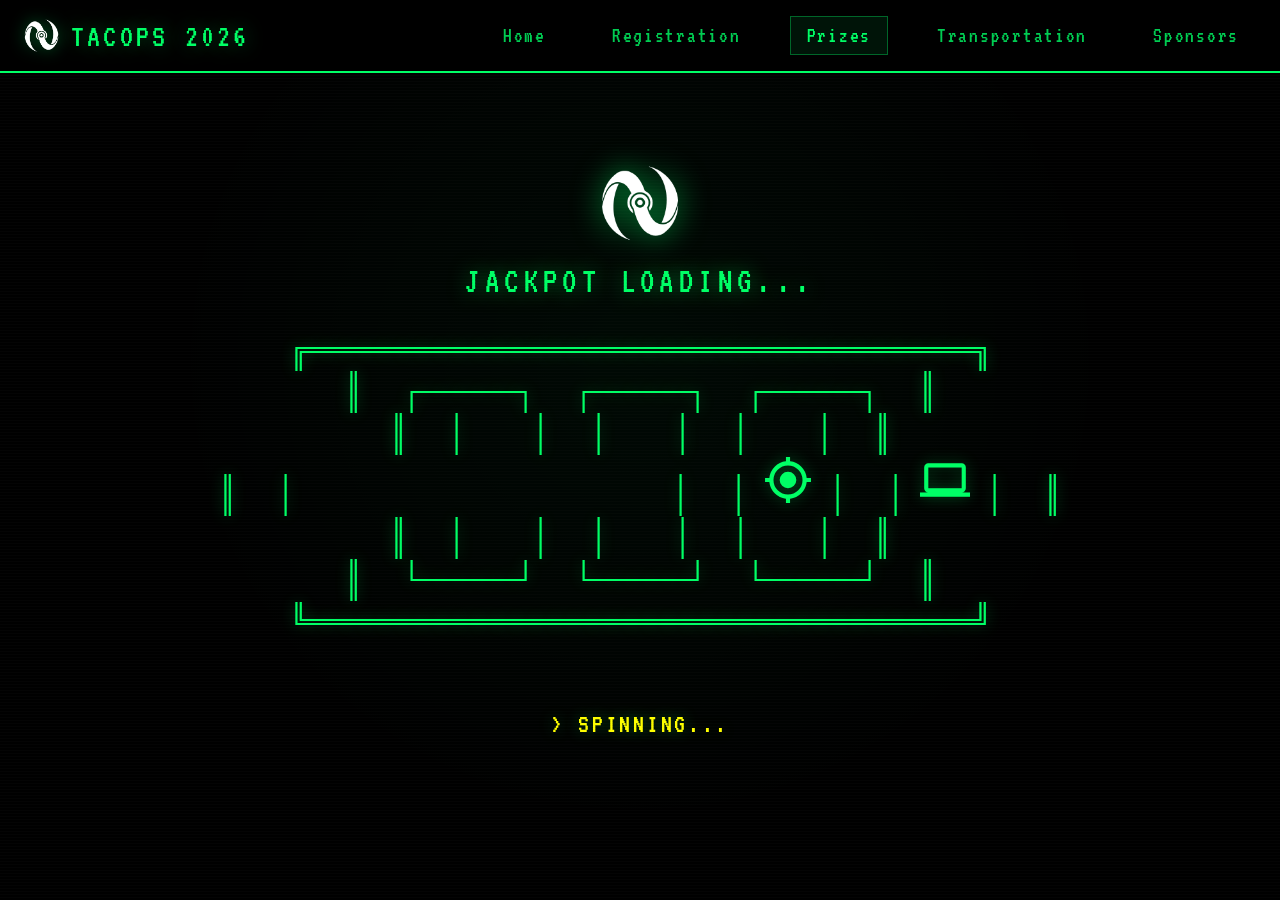
<file: prizes.html>
<!DOCTYPE html>
<html lang="en">
<head>
    <meta charset="UTF-8" />
    <meta name="viewport" content="width=device-width, initial-scale=1.0" />
    <title>Prizes - TacOps 2026</title>
    <link rel="icon" type="image/png" href="media/logos/netsoc.png">
    <link href="https://fonts.googleapis.com/css2?family=VT323&family=IBM+Plex+Mono:wght@400;600;700&display=swap" rel="stylesheet">
    <link href="https://fonts.googleapis.com/icon?family=Material+Icons" rel="stylesheet">
    <link rel="stylesheet" href="prizes.css" />
</head>
<body>
    <nav class="navbar">
        <div class="nav-container">
            <a href="index.html" class="nav-brand">
                <img src="media/logos/netsoc.png" alt="NetSoc" class="nav-logo">
                TACOPS 2026
            </a>
            <div class="nav-links">
                <a href="index.html">Home</a>
                <a href="registration.html">Registration</a>
                <a href="prizes.html" class="active">Prizes</a>
                <a href="transportation.html">Transportation</a>
                <a href="sponsors.html">Sponsors</a>
            </div>
        </div>
    </nav>

    <!-- Slot Machine Animation -->
    <div class="slot-machine-container" id="slotMachine">
        <div class="slot-machine">
            <img src="media/logos/netsoc.png" alt="NetSoc" class="jackpot-logo">
            <div class="slot-title">JACKPOT LOADING...</div>
            <div class="slots-wrapper">
                <div class="slot-frame">
                    <pre class="slot-border">
╔═══════════════════════════════════╗
║   ┌─────┐   ┌─────┐   ┌─────┐   ║
║   │     │   │     │   │     │   ║
║   │ <span id="reel1" class="reel"><span class="material-icons">help_outline</span></span> │   │ <span id="reel2" class="reel"><span class="material-icons">help_outline</span></span> │   │ <span id="reel3" class="reel"><span class="material-icons">help_outline</span></span> │   ║
║   │     │   │     │   │     │   ║
║   └─────┘   └─────┘   └─────┘   ║
╚═══════════════════════════════════╝
                    </pre>
                </div>
            </div>
            <div class="slot-status" id="slotStatus">SPINNING...</div>
        </div>
    </div>

    <!-- Prizes Content (hidden initially) -->
    <div class="prizes-content hidden" id="prizesContent">
        <div class="terminal-window">
            <div class="terminal-header">
                <span class="terminal-title">ctf@tacops:/prizes$</span>
            </div>
            <div class="terminal-content">
                <h1 class="prizes-title">PRIZE POOL</h1>
                <div class="prize-announcement">
                    <span class="material-icons announcement-icon">emoji_events</span>
                    JACKPOT!
                    <span class="material-icons announcement-icon">emoji_events</span>
                </div>
            
            <div class="eligibility-note">
                <span class="material-icons info-icon">info</span>
                <p><strong>Note:</strong> Ontario Tech University competitors are eligible to win prizes in BOTH the Open Team and OTU Team categories!</p>
            </div>

            <div class="prize-categories">
                <div class="prize-section">
                    <h2 class="section-title">
                        <span class="material-icons title-icon">public</span>
                        OPEN TEAM PRIZES
                    </h2>
                    <div class="prize-table-wrapper">
                        <table class="prize-table">
                            <thead>
                                <tr>
                                    <th>PLACE</th>
                                    <th>AMOUNT</th>
                                </tr>
                            </thead>
                            <tbody>
                                <tr class="prize-row first-place">
                                    <td>
                                        <span class="material-icons place-icon gold">military_tech</span>
                                        1st Place
                                    </td>
                                    <td class="amount">$2,000.00 CAD</td>
                                </tr>
                                <tr class="prize-row second-place">
                                    <td>
                                        <span class="material-icons place-icon silver">military_tech</span>
                                        2nd Place
                                    </td>
                                    <td class="amount">$1,000.00 CAD</td>
                                </tr>
                                <tr class="prize-row third-place">
                                    <td>
                                        <span class="material-icons place-icon bronze">military_tech</span>
                                        3rd Place
                                    </td>
                                    <td class="amount">$500.00 CAD</td>
                                </tr>
                            </tbody>
                        </table>
                    </div>
                    <div class="category-total">Total: $3,500.00 CAD</div>
                </div>

                <div class="prize-section">
                    <h2 class="section-title">
                        <span class="material-icons title-icon">school</span>
                        OTU TEAM PRIZES
                    </h2>
                    <div class="prize-table-wrapper">
                        <table class="prize-table">
                            <thead>
                                <tr>
                                    <th>PLACE</th>
                                    <th>AMOUNT</th>
                                </tr>
                            </thead>
                            <tbody>
                                <tr class="prize-row">
                                    <td>
                                        <span class="material-icons place-icon">military_tech</span>
                                        1st Place
                                    </td>
                                    <td class="amount">$500.00 CAD</td>
                                </tr>
                                <tr class="prize-row">
                                    <td>
                                        <span class="material-icons place-icon">military_tech</span>
                                        2nd Place
                                    </td>
                                    <td class="amount">$250.00 CAD</td>
                                </tr>
                                <tr class="prize-row">
                                    <td>
                                        <span class="material-icons place-icon">military_tech</span>
                                        3rd Place
                                    </td>
                                    <td class="amount">$100.00 CAD</td>
                                </tr>
                            </tbody>
                        </table>
                    </div>
                    <div class="category-total">Total: $850.00 CAD</div>
                </div>
            </div>

            <div class="divider"></div>

            <div class="prize-section raffle-section">
                <h2 class="section-title">
                    <span class="material-icons title-icon">confirmation_number</span>
                    RAFFLE PRIZES
                </h2>
                <p class="raffle-subtitle">Random drawings throughout the event</p>
                <div class="raffle-items">
                    <div class="raffle-item">
                        <span class="material-icons raffle-icon">vpn_key</span>
                        <div class="raffle-name">1Password</div>
                        <div class="raffle-desc">1 Year Subscription</div>
                    </div>
                    <div class="raffle-item">
                        <span class="material-icons raffle-icon">credit_card</span>
                        <div class="raffle-name">Visa Gift Cards</div>
                        <div class="raffle-desc">Various Amounts</div>
                    </div>
                    <div class="raffle-item">
                        <span class="material-icons raffle-icon">checkroom</span>
                        <div class="raffle-name">Netsoc Hoodie</div>
                        <div class="raffle-desc">Official Merch</div>
                    </div>
                </div>
            </div>

            <div class="footer-note">
                <p>
                    <span class="material-icons footer-icon">emoji_events</span>
                    Total Prize Pool: $4,350+ CAD
                    <span class="material-icons footer-icon">emoji_events</span>
                </p>
                <p class="good-luck">GOOD LUCK, HACKERS!</p>
            </div>
        </div>
        </div>
    </div>

    <script src="prizes.js"></script>
</body>
</html>
</file>
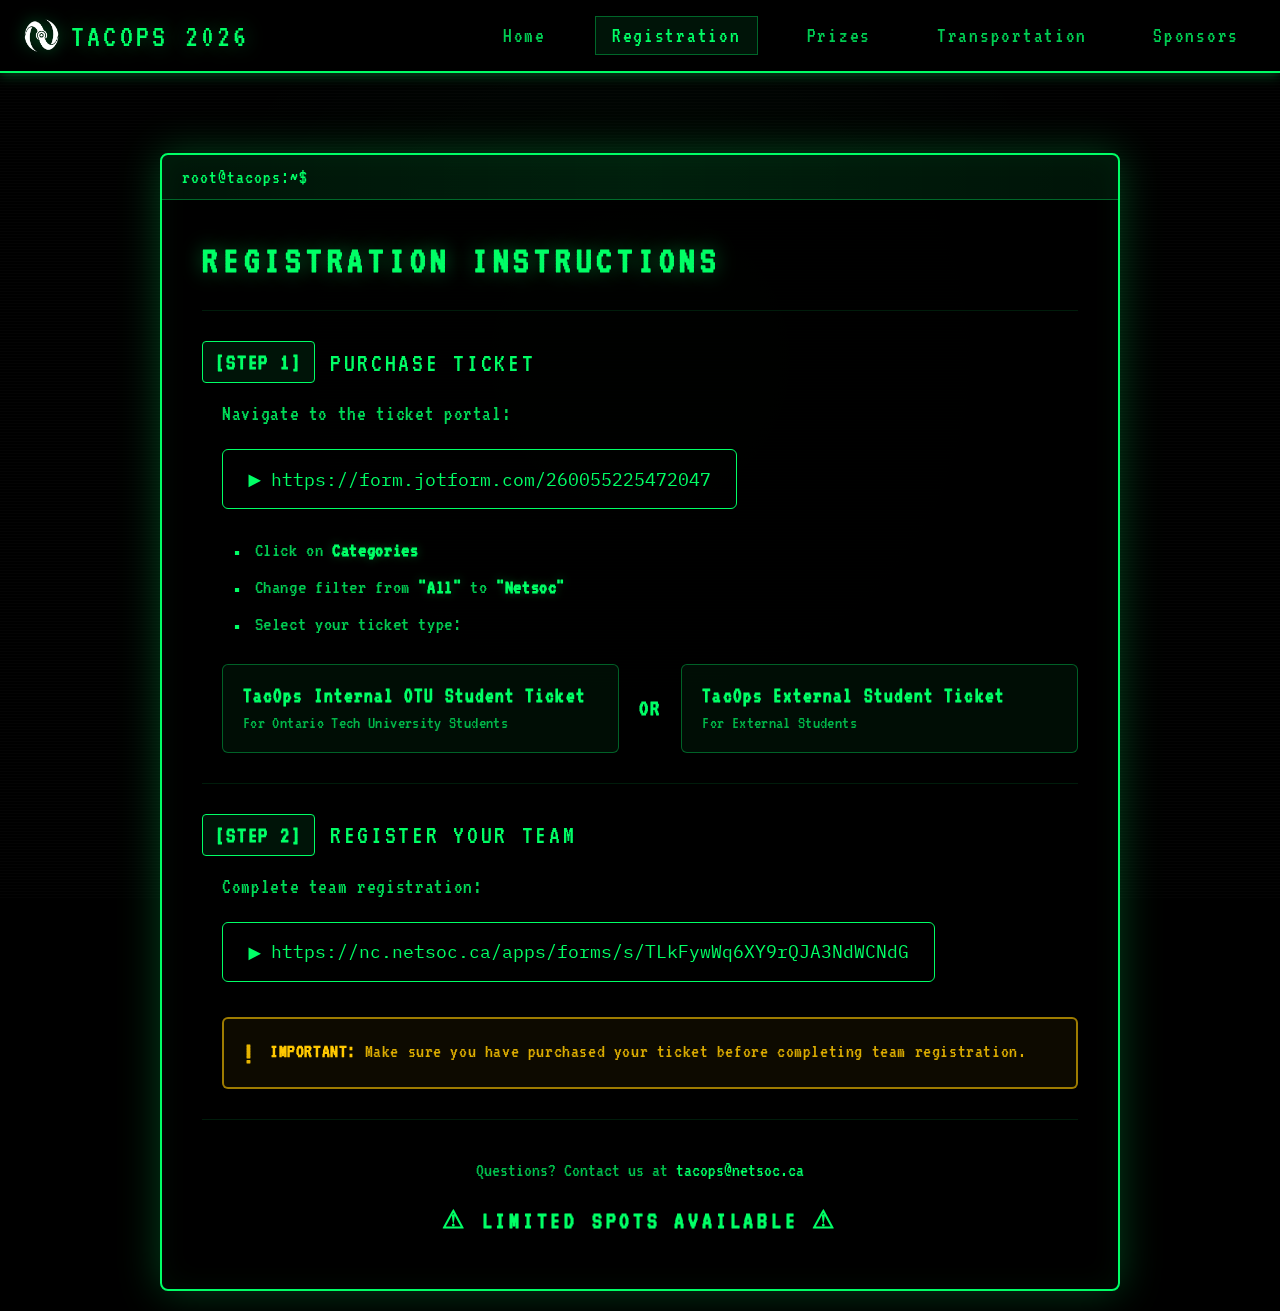
<file: registration.html>
<!DOCTYPE html>
<html lang="en">
<head>
    <meta charset="UTF-8" />
    <meta name="viewport" content="width=device-width, initial-scale=1.0" />
    <title>Registration - TacOps 2026</title>
    <link rel="icon" type="image/png" href="media/logos/netsoc.png">
    <link href="https://fonts.googleapis.com/css2?family=VT323&family=IBM+Plex+Mono:wght@400;600;700&display=swap" rel="stylesheet">
    <link rel="stylesheet" href="registration.css" />
</head>
<body>
    <nav class="navbar">
        <div class="nav-container">
            <a href="index.html" class="nav-brand">
                <img src="media/logos/netsoc.png" alt="NetSoc" class="nav-logo">
                TACOPS 2026
            </a>
            <div class="nav-links">
                <a href="index.html">Home</a>
                <a href="registration.html" class="active">Registration</a>
                <a href="prizes.html">Prizes</a>
                <a href="transportation.html">Transportation</a>
                <a href="sponsors.html">Sponsors</a>
            </div>
        </div>
    </nav>

    <div class="registration-container">
        <div class="terminal-window">
            <div class="terminal-header">
                <span class="terminal-title">root@tacops:~$</span>
            </div>
            <div class="terminal-content">
                <h1 class="page-title">REGISTRATION INSTRUCTIONS</h1>
                <div class="divider"></div>
                
                <div class="instruction-section">
                    <div class="step-header">
                        <span class="step-number">[STEP 1]</span>
                        <span class="step-title">PURCHASE TICKET</span>
                    </div>
                    <div class="step-content">
                        <p class="instruction-text">Navigate to the ticket portal:</p>
                        <a href="https://form.jotform.com/260055225472047" target="_blank" class="link-btn">
                            <span class="link-icon">►</span> https://form.jotform.com/260055225472047
                        </a>
                        
                        <div class="sub-steps">
                            <div class="sub-step">
                                <span class="bullet">•</span>
                                <span>Click on <strong>Categories</strong></span>
                            </div>
                            <div class="sub-step">
                                <span class="bullet">•</span>
                                <span>Change filter from <strong>"All"</strong> to <strong>"Netsoc"</strong></span>
                            </div>
                            <div class="sub-step">
                                <span class="bullet">•</span>
                                <span>Select your ticket type:</span>
                            </div>
                        </div>

                        <div class="ticket-options">
                            <div class="ticket-card">
                                <div class="ticket-type">TacOps Internal OTU Student Ticket</div>
                                <div class="ticket-desc">For Ontario Tech University Students</div>
                            </div>
                            <div class="ticket-or">OR</div>
                            <div class="ticket-card">
                                <div class="ticket-type">TacOps External Student Ticket</div>
                                <div class="ticket-desc">For External Students</div>
                            </div>
                        </div>
                    </div>
                </div>

                <div class="divider"></div>

                <div class="instruction-section">
                    <div class="step-header">
                        <span class="step-number">[STEP 2]</span>
                        <span class="step-title">REGISTER YOUR TEAM</span>
                    </div>
                    <div class="step-content">
                        <p class="instruction-text">Complete team registration:</p>
                        <a href="https://nc.netsoc.ca/apps/forms/s/TLkFywWq6XY9rQJA3NdWCNdG" target="_blank" class="link-btn">
                            <span class="link-icon">►</span> https://nc.netsoc.ca/apps/forms/s/TLkFywWq6XY9rQJA3NdWCNdG
                        </a>
                        
                        <div class="info-box">
                            <div class="info-icon">!</div>
                            <div class="info-text">
                                <strong>IMPORTANT:</strong> Make sure you have purchased your ticket before completing team registration.
                            </div>
                        </div>
                    </div>
                </div>

                <div class="divider"></div>

                <div class="footer-text">
                    <p>Questions? Contact us at <a href="mailto:tacops@netsoc.ca" class="email-link">tacops@netsoc.ca</a></p>
                    <p class="limited-spots">⚠ LIMITED SPOTS AVAILABLE ⚠</p>
                </div>
            </div>
        </div>
    </div>

    <script src="registration.js"></script>
</body>
</html>
</file>
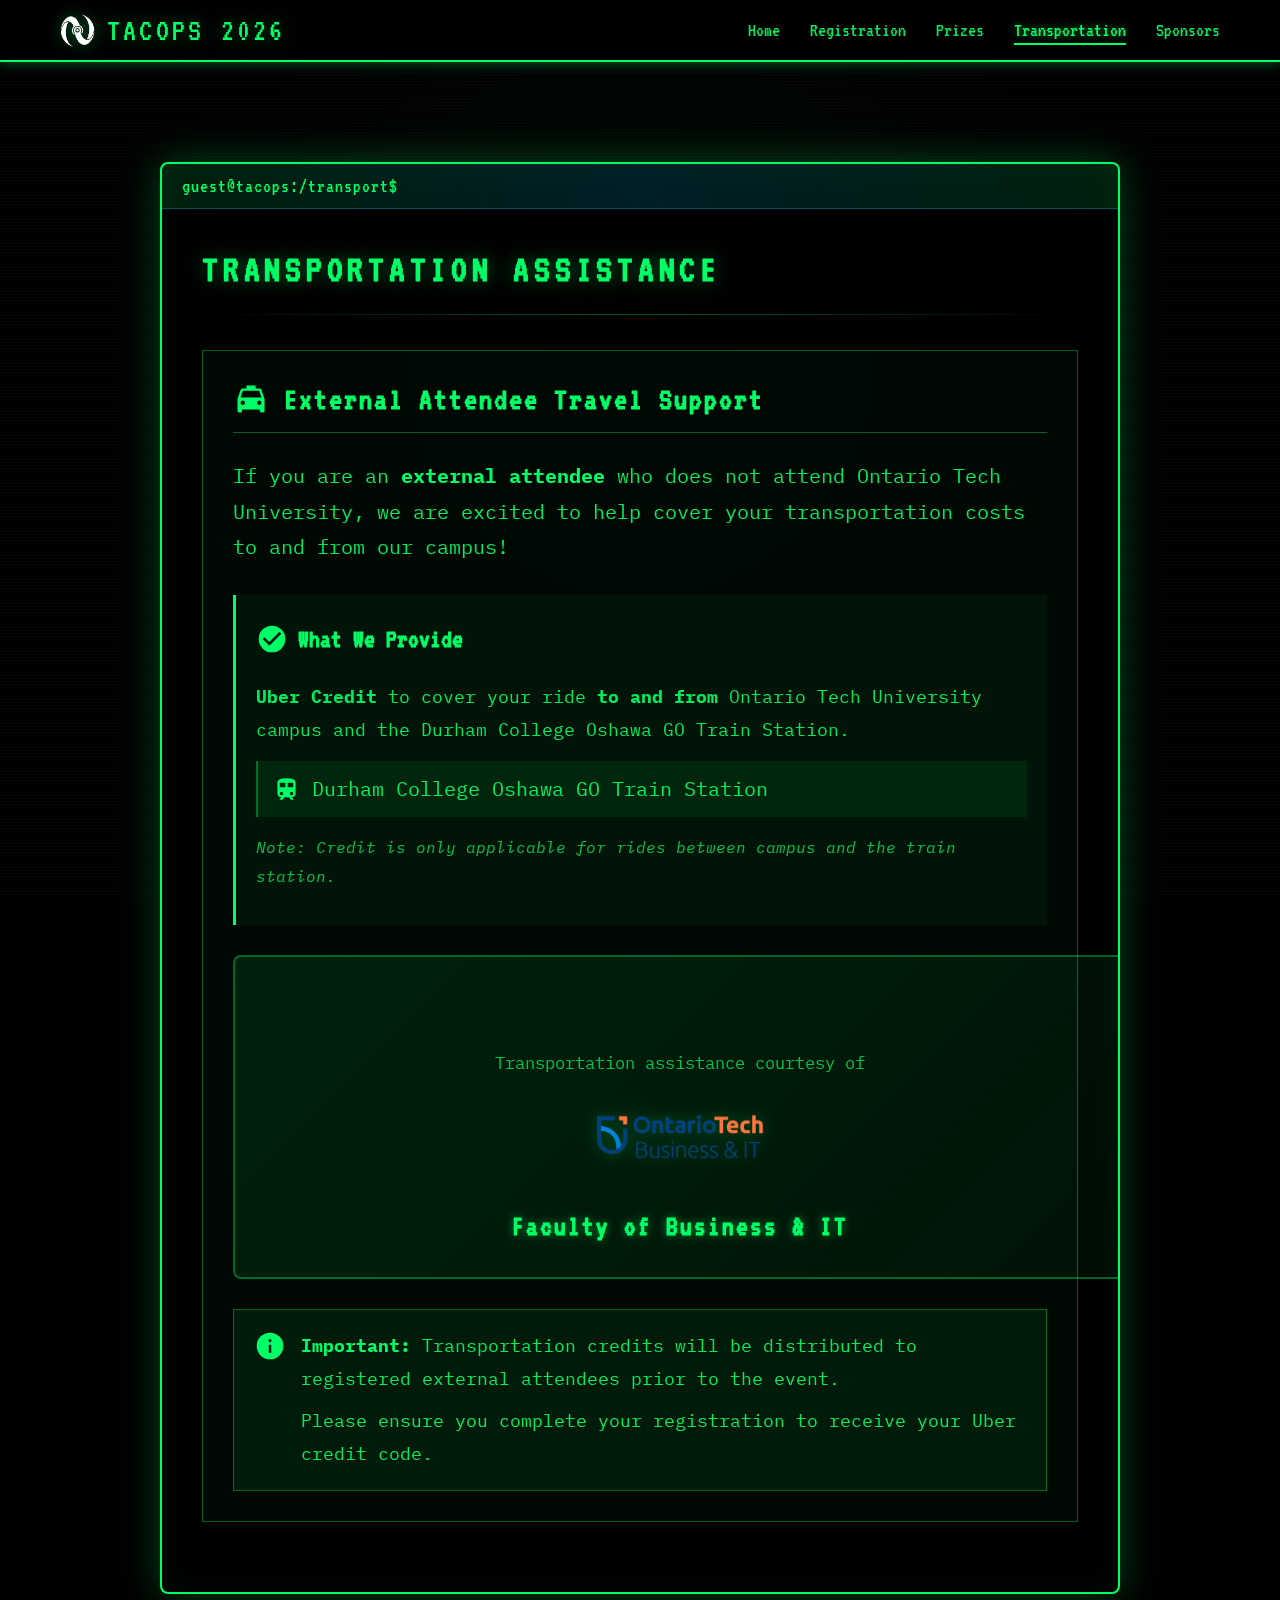
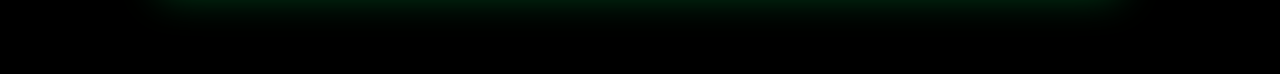
<file: transportation.html>
<!DOCTYPE html>
<html lang="en">
<head>
    <meta charset="UTF-8" />
    <meta name="viewport" content="width=device-width, initial-scale=1.0" />
    <title>Transportation - TacOps 2026</title>
    <link rel="icon" type="image/png" href="media/logos/netsoc.png">
    <link href="https://fonts.googleapis.com/css2?family=VT323&family=IBM+Plex+Mono:wght@400;600;700&display=swap" rel="stylesheet">
    <link href="https://fonts.googleapis.com/icon?family=Material+Icons" rel="stylesheet">
    <link rel="stylesheet" href="transportation.css" />
</head>
<body>
    <nav class="navbar">
        <div class="nav-container">
            <a href="index.html" class="nav-brand">
                <img src="media/logos/netsoc.png" alt="NetSoc" class="nav-logo">
                TACOPS 2026
            </a>
            <div class="nav-links">
                <a href="index.html">Home</a>
                <a href="registration.html">Registration</a>
                <a href="prizes.html">Prizes</a>
                <a href="transportation.html" class="active">Transportation</a>
                <a href="sponsors.html">Sponsors</a>
            </div>
        </div>
    </nav>

    <div class="transportation-container">
        <div class="terminal-window" id="terminalWindow">
            <div class="terminal-header">
                <span class="terminal-title">guest@tacops:/transport$</span>
            </div>
            <div class="terminal-content">
                <h1 class="page-title">TRANSPORTATION ASSISTANCE</h1>
                <div class="divider"></div>

            <div class="info-card">
                <div class="card-header">
                    <span class="material-icons card-icon">local_taxi</span>
                    <h2>External Attendee Travel Support</h2>
                </div>
                <div class="card-content">
                    <p class="intro-text">
                        If you are an <strong>external attendee</strong> who does not attend Ontario Tech University, 
                        we are excited to help cover your transportation costs to and from our campus!
                    </p>

                    <div class="benefit-section">
                        <h3>
                            <span class="material-icons section-icon">check_circle</span>
                            What We Provide
                        </h3>
                        <p>
                            <strong>Uber Credit</strong> to cover your ride <strong>to and from</strong> Ontario Tech University campus 
                            and the Durham College Oshawa GO Train Station.
                        </p>
                        <ul class="hub-list">
                            <li><span class="material-icons list-icon">train</span> Durham College Oshawa GO Train Station</li>
                        </ul>
                        <p class="credit-note">
                            <em>Note: Credit is only applicable for rides between campus and the train station.</em>
                        </p>
                    </div>

                    <div class="sponsor-section">
                        <div class="sponsor-badge">
                            <span class="material-icons badge-icon">volunteer_activism</span>
                            <p>Transportation assistance courtesy of</p>
                            <img src="media/logos/fbit.png" alt="Faculty of Business & IT" class="sponsor-logo">
                            <div class="sponsor-name">Faculty of Business & IT</div>
                        </div>
                    </div>

                    <div class="note-box">
                        <span class="material-icons note-icon">info</span>
                        <div class="note-content">
                            <p><strong>Important:</strong> Transportation credits will be distributed to registered external attendees prior to the event.</p>
                            <p>Please ensure you complete your registration to receive your Uber credit code.</p>
                        </div>
                    </div>
                </div>
            </div>
        </div>
    </div>

    <script src="transportation.js"></script>
</body>
</html>
</file>
<file: prizes.css>
:root {
    --bg: #000000;
    --green: #00ff66;
    --green-dim: rgba(0,255,102,0.35);
    --green-dimmer: rgba(0,255,102,0.18);
    --text: rgba(0,255,102,0.92);
    --mono: 'IBM Plex Mono', 'Courier New', monospace;
    --terminal: 'VT323', 'IBM Plex Mono', monospace;
    --gold: #ffd700;
    --silver: #c0c0c0;
    --bronze: #cd7f32;
}

* {
    box-sizing: border-box;
}

html, body {
    min-height: 100%;
    margin: 0;
    background: var(--bg);
    color: var(--text);
    font-family: var(--terminal);
    font-size: 18px;
    overflow-x: hidden;
}

/* Subtle terminal glow + scanlines */
body::before {
    content: "";
    position: fixed;
    inset: 0;
    background: radial-gradient(circle at 50% 40%, rgba(0,255,102,0.08), transparent 55%), repeating-linear-gradient( to bottom, rgba(255,255,255,0.03), rgba(255,255,255,0.03) 1px, transparent 1px, transparent 3px );
    pointer-events: none;
    mix-blend-mode: screen;
    opacity: 0.45;
    z-index: 0;
}

.hidden {
    display: none !important;
}

/* Jackpot Logo */
.jackpot-logo {
    width: 80px;
    height: 80px;
    margin: 0 auto 20px;
    display: block;
    filter: drop-shadow(0 0 15px rgba(0,255,102,0.6));
    animation: jackpot-spin 4s ease-in-out infinite;
}

@keyframes jackpot-spin {
    0% { transform: rotate(0deg); }
    18% { transform: rotate(360deg); }
    100% { transform: rotate(360deg); }
}

/* Navbar Logo */
.nav-logo {
    width: 35px;
    height: 35px;
    margin-right: 12px;
    vertical-align: middle;
    filter: drop-shadow(0 0 8px rgba(0,255,102,0.4));
    animation: nav-spin 6s ease-in-out infinite;
}

@keyframes nav-spin {
    0% { transform: rotate(0deg); }
    12% { transform: rotate(360deg); }
    100% { transform: rotate(360deg); }
}

/* Navigation Bar */
.navbar {
    background: var(--bg);
    border-bottom: 2px solid var(--green);
    padding: 0;
    box-shadow: 0 2px 12px rgba(0,255,102,0.3);
    position: relative;
    z-index: 100;
}

.nav-container {
    max-width: 1400px;
    margin: 0 auto;
    padding: 16px 24px;
    display: flex;
    justify-content: space-between;
    align-items: center;
}

.nav-brand {
    display: flex;
    align-items: center;
    font-family: var(--terminal);
    font-size: 1.8rem;
    color: var(--green);
    text-decoration: none;
    letter-spacing: 0.1em;
    text-shadow: 0 0 20px rgba(0,255,102,0.4);
    transition: text-shadow 0.3s ease;
}

.nav-brand:hover {
    text-shadow: 0 0 30px rgba(0,255,102,0.6);
}

.nav-links {
    display: flex;
    gap: 32px;
}

.nav-links a {
    font-family: var(--terminal);
    color: rgba(0,255,102,0.8);
    text-decoration: none;
    font-size: 1.2rem;
    letter-spacing: 0.08em;
    padding: 8px 16px;
    border: 1px solid transparent;
    transition: all 0.3s ease;
}

.nav-links a:hover {
    color: var(--green);
    border: 1px solid var(--green-dimmer);
    background: rgba(0,255,102,0.05);
    box-shadow: 0 0 15px rgba(0,255,102,0.2);
}

.nav-links a.active {
    color: var(--green);
    border: 1px solid var(--green-dim);
    background: rgba(0,255,102,0.08);
}

/* Slot Machine Container */
.slot-machine-container {
    position: fixed;
    inset: 0;
    display: flex;
    align-items: center;
    justify-content: center;
    z-index: 50;
    padding: 20px;
}

.slot-machine {
    text-align: center;
}

.slot-title {
    font-family: var(--terminal);
    font-size: 2rem;
    color: var(--green);
    letter-spacing: 0.15em;
    margin-bottom: 30px;
    text-shadow: 0 0 20px rgba(0,255,102,0.5);
    animation: pulse 1.5s ease-in-out infinite;
}

.slots-wrapper {
    display: flex;
    justify-content: center;
}

.slot-frame {
    display: inline-block;
}

.slot-border {
    font-family: var(--terminal);
    font-size: 1.8rem;
    color: var(--green);
    line-height: 1.3;
    text-shadow: 0 0 15px rgba(0,255,102,0.3);
    margin: 0;
}

.reel {
    display: inline-flex;
    align-items: center;
    justify-content: center;
    font-size: 2.5rem;
    font-weight: 700;
    color: var(--green);
    min-width: 3ch;
    text-align: center;
}

.reel .material-icons {
    font-size: 2.8rem;
}

.slot-status {
    font-family: var(--terminal);
    font-size: 1.5rem;
    color: var(--green);
    letter-spacing: 0.1em;
    margin-top: 25px;
    text-shadow: 0 0 15px rgba(0,255,102,0.4);
}

/* Prizes Content */
.prizes-content {
    position: relative;
    z-index: 1;
    padding: 100px 20px 60px;
    opacity: 0;
    transform: translateY(30px);
    transition: opacity 1s ease, transform 1s ease;
}

.prizes-content.visible {
    opacity: 1;
    transform: translateY(0);
}

/* Terminal Window */
.terminal-window {
    max-width: 1200px;
    margin: 0 auto;
    border: 2px solid var(--green);
    border-radius: 8px;
    background: rgba(0,0,0,0.9);
    box-shadow: 0 0 40px rgba(0,255,102,0.3), inset 0 0 30px rgba(0,255,102,0.06);
    overflow: hidden;
}

.terminal-header {
    background: rgba(0,255,102,0.12);
    border-bottom: 1px solid var(--green-dim);
    padding: 12px 20px;
}

.prizes-content .terminal-header {
    background: linear-gradient(135deg, rgba(255,215,0,0.15), rgba(0,255,102,0.1));
    border-bottom: 1px solid rgba(255,215,0,0.3);
}

.terminal-title {
    font-family: var(--terminal);
    font-size: 1.1rem;
    color: var(--green);
    letter-spacing: 0.05em;
}

.terminal-content {
    padding: 40px;
}

.prizes-container {
    max-width: 1000px;
    margin: 0 auto;
}

.prizes-title {
    font-family: var(--terminal);
    font-size: 3rem;
    color: var(--green);
    text-align: center;
    margin: 0 0 20px 0;
    letter-spacing: 0.15em;
    text-shadow: 0 0 30px rgba(0,255,102,0.5);
}

.prize-announcement {
    font-family: var(--terminal);
    font-size: 2rem;
    color: var(--gold);
    text-align: center;
    margin: 20px 0 30px;
    letter-spacing: 0.1em;
    text-shadow: 0 0 25px rgba(255,215,0,0.6);
    animation: jackpotBlink 1s ease-in-out infinite;
    display: flex;
    align-items: center;
    justify-content: center;
    gap: 15px;
}

.announcement-icon {
    font-size: 2.5rem !important;
}

.eligibility-note {
    background: rgba(0,255,102,0.08);
    border: 2px solid var(--green-dim);
    border-radius: 8px;
    padding: 20px 25px;
    margin: 30px 0;
    display: flex;
    align-items: flex-start;
    gap: 15px;
}

.eligibility-note .info-icon {
    font-size: 2rem;
    color: var(--green);
    flex-shrink: 0;
}

.eligibility-note p {
    font-family: var(--terminal);
    font-size: 1.2rem;
    color: rgba(0,255,102,0.9);
    margin: 0;
    letter-spacing: 0.03em;
    line-height: 1.5;
}

.eligibility-note strong {
    color: var(--green);
    text-shadow: 0 0 10px rgba(0,255,102,0.3);
}

.prize-categories {
    display: grid;
    grid-template-columns: repeat(auto-fit, minmax(400px, 1fr));
    gap: 40px;
    margin: 40px 0;
}

@keyframes jackpotBlink {
    0%, 100% {
        opacity: 1;
    }
    50% {
        opacity: 0.5;
    }
}

.prize-section {
    margin: 40px 0;
}

.section-title {
    font-family: var(--terminal);
    font-size: 1.8rem;
    color: var(--green);
    letter-spacing: 0.12em;
    margin: 0 0 25px 0;
    text-shadow: 0 0 20px rgba(0,255,102,0.4);
    border-bottom: 2px solid var(--green-dim);
    padding-bottom: 10px;
    display: flex;
    align-items: center;
    gap: 12px;
}

.title-icon {
    font-size: 2rem !important;
}

/* Prize Table */
.prize-table-wrapper {
    overflow-x: auto;
    border: 2px solid var(--green);
    border-radius: 8px;
    background: rgba(0,255,102,0.03);
    box-shadow: 0 0 30px rgba(0,255,102,0.15);
}

.prize-table {
    width: 100%;
    border-collapse: collapse;
    font-family: var(--terminal);
}

.prize-table thead {
    background: rgba(0,255,102,0.15);
}

.prize-table th {
    padding: 20px;
    text-align: left;
    font-size: 1.3rem;
    color: var(--green);
    letter-spacing: 0.1em;
    border-bottom: 2px solid var(--green);
}

.prize-table td {
    padding: 18px 20px;
    font-size: 1.2rem;
    color: rgba(0,255,102,0.85);
    letter-spacing: 0.05em;
    border-bottom: 1px solid var(--green-dimmer);
}

.prize-table td:first-child {
    display: flex;
    align-items: center;
    gap: 12px;
}

.place-icon {
    font-size: 1.8rem !important;
}

.place-icon.gold {
    color: var(--gold);
}

.place-icon.silver {
    color: var(--silver);
}

.place-icon.bronze {
    color: var(--bronze);
}

.prize-row {
    transition: all 0.3s ease;
}

.prize-row:hover {
    background: rgba(0,255,102,0.08);
}

.prize-row:last-child td {
    border-bottom: none;
}

.amount {
    font-weight: 700;
    color: var(--green);
    text-shadow: 0 0 10px rgba(0,255,102,0.3);
    font-size: 1.4rem !important;
}

/* Special highlights for top 3 */
.first-place {
    background: rgba(255,215,0,0.05);
}

.first-place:hover {
    background: rgba(255,215,0,0.1);
}

.first-place .amount {
    color: var(--gold);
    text-shadow: 0 0 15px rgba(255,215,0,0.5);
}

.second-place {
    background: rgba(192,192,192,0.03);
}

.second-place:hover {
    background: rgba(192,192,192,0.06);
}

.second-place .amount {
    color: var(--silver);
    text-shadow: 0 0 12px rgba(192,192,192,0.4);
}

.third-place {
    background: rgba(205,127,50,0.03);
}

.third-place:hover {
    background: rgba(205,127,50,0.06);
}

.third-place .amount {
    color: var(--bronze);
    text-shadow: 0 0 12px rgba(205,127,50,0.4);
}

.category-total {
    font-family: var(--terminal);
    font-size: 1.3rem;
    color: var(--green);
    font-weight: 700;
    text-align: right;
    margin-top: 15px;
    padding-right: 20px;
    letter-spacing: 0.05em;
    text-shadow: 0 0 15px rgba(0,255,102,0.3);
}

.divider {
    height: 2px;
    background: linear-gradient(90deg, transparent, var(--green-dim), transparent);
    margin: 50px 0;
}

/* Raffle Section */
.raffle-section {
    text-align: center;
}

.raffle-subtitle {
    font-family: var(--terminal);
    font-size: 1.2rem;
    color: rgba(0,255,102,0.7);
    margin: -10px 0 30px;
    letter-spacing: 0.05em;
    font-style: italic;
}

.raffle-items {
    display: flex;
    justify-content: center;
    gap: 40px;
    flex-wrap: wrap;
    margin-top: 30px;
}

.raffle-item {
    flex: 1;
    min-width: 250px;
    max-width: 350px;
    padding: 30px;
    border: 2px solid var(--green-dim);
    border-radius: 12px;
    background: rgba(0,255,102,0.05);
    transition: all 0.3s ease;
}

.raffle-item:hover {
    border-color: var(--green);
    background: rgba(0,255,102,0.1);
    box-shadow: 0 0 30px rgba(0,255,102,0.25);
    transform: translateY(-5px);
}

.raffle-icon {
    font-size: 4rem !important;
    margin-bottom: 15px;
    color: var(--green);
}

.raffle-name {
    font-family: var(--terminal);
    font-size: 1.5rem;
    color: var(--green);
    font-weight: 700;
    letter-spacing: 0.08em;
    margin-bottom: 10px;
}

.raffle-desc {
    font-family: var(--terminal);
    font-size: 1.1rem;
    color: rgba(0,255,102,0.7);
    letter-spacing: 0.05em;
}

/* Footer Note */
.footer-note {
    text-align: center;
    margin-top: 60px;
    padding-top: 30px;
    border-top: 2px solid var(--green-dim);
}

.footer-note p {
    font-family: var(--terminal);
    font-size: 1.3rem;
    color: rgba(0,255,102,0.8);
    margin: 15px 0;
    letter-spacing: 0.08em;
    display: flex;
    align-items: center;
    justify-content: center;
    gap: 10px;
}

.footer-icon {
    font-size: 1.8rem !important;
    color: var(--gold);
}

.good-luck {
    font-size: 1.8rem !important;
    color: var(--green) !important;
    font-weight: 700;
    letter-spacing: 0.15em;
    text-shadow: 0 0 20px rgba(0,255,102,0.4);
    animation: pulse 2s ease-in-out infinite;
}

@keyframes pulse {
    0%, 100% {
        opacity: 1;
    }
    50% {
        opacity: 0.7;
    }
}

/* Mobile Responsive */
@media (max-width: 768px) {
    .jackpot-logo {
        width: 60px;
        height: 60px;
        margin-bottom: 15px;
    }

    .nav-logo {
        width: 28px;
        height: 28px;
        margin-right: 8px;
    }

    .nav-container {
        flex-direction: column;
        gap: 16px;
        padding: 12px 16px;
    }

    .nav-brand {
        font-size: 1.5rem;
    }

    .nav-links {
        gap: 15px;
        flex-wrap: wrap;
        justify-content: center;
    }

    .nav-links a {
        font-size: 1rem;
        padding: 6px 10px;
    }

    .slot-title {
        font-size: 1.5rem;
    }

    .slot-border {
        font-size: 1.2rem;
    }

    .reel {
        font-size: 1.8rem;
    }

    .slot-status {
        font-size: 1.2rem;
    }

    .prizes-content {
        padding: 80px 15px 40px;
    }

    .terminal-window {
        border-radius: 6px;
    }

    .terminal-content {
        padding: 25px 20px;
    }

    .prizes-title {
        font-size: 2rem;
    }

    .prize-announcement {
        font-size: 1.5rem;
    }

    .section-title {
        font-size: 1.5rem;
    }

    .prize-categories {
        grid-template-columns: 1fr;
        gap: 30px;
    }

    .prize-table th {
        padding: 15px 10px;
        font-size: 1.1rem;
    }

    .prize-table td {
        padding: 12px 10px;
        font-size: 1rem;
    }

    .amount {
        font-size: 1.2rem !important;
    }

    .raffle-items {
        gap: 20px;
    }

    .raffle-item {
        min-width: 100%;
        padding: 25px;
    }

    .raffle-icon {
        font-size: 2.5rem;
    }

    .raffle-name {
        font-size: 1.3rem;
    }

    .raffle-desc {
        font-size: 1rem;
    }

    .footer-note p {
        font-size: 1.1rem;
    }

    .good-luck {
        font-size: 1.4rem !important;
    }
}
</file>
<file: registration.css>
:root {
    --bg: #000000;
    --green: #00ff66;
    --green-dim: rgba(0,255,102,0.35);
    --green-dimmer: rgba(0,255,102,0.18);
    --text: rgba(0,255,102,0.92);
    --mono: 'IBM Plex Mono', 'Courier New', monospace;
    --terminal: 'VT323', 'IBM Plex Mono', monospace;
}

* {
    box-sizing: border-box;
}

html, body {
    height: 100%;
    margin: 0;
    background: var(--bg);
    color: var(--text);
    font-family: var(--terminal);
    font-size: 18px;
}

/* Subtle terminal glow + scanlines */
body::before {
    content: "";
    position: fixed;
    inset: 0;
    background: radial-gradient(circle at 50% 40%, rgba(0,255,102,0.08), transparent 55%), repeating-linear-gradient( to bottom, rgba(255,255,255,0.03), rgba(255,255,255,0.03) 1px, transparent 1px, transparent 3px );
    pointer-events: none;
    mix-blend-mode: screen;
    opacity: 0.45;
    z-index: 0;
}

/* Navbar Logo */
.nav-logo {
    width: 35px;
    height: 35px;
    margin-right: 12px;
    vertical-align: middle;
    filter: drop-shadow(0 0 8px rgba(0,255,102,0.4));
    animation: nav-spin 6s ease-in-out infinite;
}

@keyframes nav-spin {
    0% { transform: rotate(0deg); }
    12% { transform: rotate(360deg); }
    100% { transform: rotate(360deg); }
}

/* Navigation Bar */
.navbar {
    background: var(--bg);
    border-bottom: 2px solid var(--green);
    padding: 0;
    box-shadow: 0 2px 12px rgba(0,255,102,0.3);
    position: relative;
    z-index: 100;
}

.nav-container {
    max-width: 1400px;
    margin: 0 auto;
    padding: 16px 24px;
    display: flex;
    justify-content: space-between;
    align-items: center;
}

.nav-brand {
    display: flex;
    align-items: center;
    font-family: var(--terminal);
    font-size: 1.8rem;
    color: var(--green);
    text-decoration: none;
    letter-spacing: 0.1em;
    text-shadow: 0 0 20px rgba(0,255,102,0.4);
    transition: text-shadow 0.3s ease;
}

.nav-brand:hover {
    text-shadow: 0 0 30px rgba(0,255,102,0.6);
}

.nav-links {
    display: flex;
    gap: 32px;
}

.nav-links a {
    font-family: var(--terminal);
    color: rgba(0,255,102,0.8);
    text-decoration: none;
    font-size: 1.2rem;
    letter-spacing: 0.08em;
    padding: 8px 16px;
    border: 1px solid transparent;
    transition: all 0.3s ease;
}

.nav-links a:hover {
    color: var(--green);
    border: 1px solid var(--green-dimmer);
    background: rgba(0,255,102,0.05);
    box-shadow: 0 0 15px rgba(0,255,102,0.2);
}

.nav-links a.active {
    color: var(--green);
    border: 1px solid var(--green-dim);
    background: rgba(0,255,102,0.08);
}

/* Registration Container */
.registration-container {
    max-width: 1000px;
    margin: 60px auto 40px;
    padding: 20px;
    position: relative;
    z-index: 1;
}

.terminal-window {
    border: 2px solid var(--green);
    border-radius: 8px;
    background: rgba(0,0,0,0.85);
    box-shadow: 0 0 40px rgba(0,255,102,0.25), inset 0 0 30px rgba(0,255,102,0.05);
    overflow: hidden;
}

.terminal-header {
    background: rgba(0,255,102,0.1);
    border-bottom: 1px solid var(--green-dim);
    padding: 12px 20px;
}

.registration-container .terminal-header {
    background: linear-gradient(to right, rgba(0,255,102,0.08), rgba(0,255,102,0.12), rgba(0,255,102,0.08));
}

.terminal-title {
    font-family: var(--terminal);
    font-size: 1.1rem;
    color: var(--green);
    letter-spacing: 0.05em;
}

.terminal-content {
    padding: 40px;
}

.page-title {
    font-family: var(--terminal);
    font-size: 2.2rem;
    color: var(--green);
    margin: 0 0 20px 0;
    letter-spacing: 0.12em;
    text-shadow: 0 0 20px rgba(0,255,102,0.4);
}

.divider {
    height: 1px;
    background: var(--green-dimmer);
    margin: 30px 0;
    opacity: 0.6;
}

/* Instruction Sections */
.instruction-section {
    margin: 30px 0;
}

.step-header {
    display: flex;
    align-items: center;
    gap: 15px;
    margin-bottom: 20px;
}

.step-number {
    font-family: var(--terminal);
    font-size: 1.3rem;
    color: var(--green);
    font-weight: 700;
    letter-spacing: 0.08em;
    padding: 8px 12px;
    border: 1px solid var(--green);
    background: rgba(0,255,102,0.08);
    border-radius: 4px;
}

.step-title {
    font-family: var(--terminal);
    font-size: 1.5rem;
    color: var(--green);
    letter-spacing: 0.1em;
}

.step-content {
    padding-left: 20px;
}

.instruction-text {
    font-family: var(--terminal);
    font-size: 1.2rem;
    color: rgba(0,255,102,0.85);
    margin: 15px 0;
    letter-spacing: 0.03em;
}

.link-btn {
    display: inline-flex;
    align-items: center;
    gap: 10px;
    padding: 15px 25px;
    background: transparent;
    border: 1px solid var(--green);
    border-radius: 6px;
    color: var(--green);
    text-decoration: none;
    font-family: var(--mono);
    font-size: 1rem;
    margin: 10px 0;
    transition: all 0.3s ease;
    word-break: break-all;
}

.link-btn:hover {
    background: var(--green);
    color: var(--bg);
    box-shadow: 0 0 25px rgba(0,255,102,0.5);
}

.link-icon {
    font-size: 1.2rem;
}

/* Sub Steps */
.sub-steps {
    margin: 20px 0;
    padding-left: 10px;
}

.sub-step {
    display: flex;
    align-items: flex-start;
    gap: 12px;
    margin: 12px 0;
    font-family: var(--terminal);
    font-size: 1.15rem;
    color: rgba(0,255,102,0.8);
    letter-spacing: 0.03em;
}

.bullet {
    color: var(--green);
    font-size: 1.4rem;
    line-height: 1;
}

.sub-step strong {
    color: var(--green);
    text-shadow: 0 0 10px rgba(0,255,102,0.3);
}

/* Ticket Options */
.ticket-options {
    display: flex;
    align-items: center;
    gap: 20px;
    margin: 25px 0;
    flex-wrap: wrap;
}

.ticket-card {
    flex: 1;
    min-width: 250px;
    padding: 20px;
    border: 1px solid var(--green-dim);
    border-radius: 6px;
    background: rgba(0,255,102,0.05);
    transition: all 0.3s ease;
}

.ticket-card:hover {
    border-color: var(--green);
    background: rgba(0,255,102,0.1);
    box-shadow: 0 0 20px rgba(0,255,102,0.2);
    transform: translateY(-2px);
}

.ticket-type {
    font-family: var(--terminal);
    font-size: 1.2rem;
    color: var(--green);
    font-weight: 600;
    margin-bottom: 8px;
    letter-spacing: 0.05em;
}

.ticket-desc {
    font-family: var(--terminal);
    font-size: 1rem;
    color: rgba(0,255,102,0.7);
    letter-spacing: 0.02em;
}

.ticket-or {
    font-family: var(--terminal);
    font-size: 1.3rem;
    color: var(--green);
    font-weight: 700;
    letter-spacing: 0.1em;
}

/* Info Box */
.info-box {
    display: flex;
    align-items: flex-start;
    gap: 15px;
    margin: 25px 0;
    padding: 18px;
    border: 2px solid rgba(255,200,0,0.6);
    border-radius: 6px;
    background: rgba(255,200,0,0.05);
}

.info-icon {
    font-size: 1.8rem;
    color: rgba(255,200,0,0.9);
    font-weight: 700;
    flex-shrink: 0;
}

.info-text {
    font-family: var(--terminal);
    font-size: 1.1rem;
    color: rgba(255,200,0,0.85);
    letter-spacing: 0.03em;
    line-height: 1.5;
}

.info-text strong {
    color: rgba(255,200,0,1);
}

/* Footer */
.footer-text {
    margin-top: 40px;
    text-align: center;
}

.footer-text p {
    font-family: var(--terminal);
    font-size: 1.1rem;
    color: rgba(0,255,102,0.75);
    margin: 15px 0;
}

.email-link {
    color: var(--green);
    text-decoration: none;
    border-bottom: 1px solid transparent;
    transition: all 0.3s ease;
}

.email-link:hover {
    border-bottom-color: var(--green);
    text-shadow: 0 0 10px rgba(0,255,102,0.5);
}

.limited-spots {
    font-size: 1.4rem !important;
    color: var(--green) !important;
    font-weight: 700;
    letter-spacing: 0.15em;
    animation: pulse 2s ease-in-out infinite;
    margin-top: 25px !important;
}

@keyframes pulse {
    0%, 100% {
        opacity: 1;
    }
    50% {
        opacity: 0.6;
    }
}

/* Mobile Responsive */
@media (max-width: 768px) {
    .nav-container {
        flex-direction: column;
        gap: 16px;
        padding: 12px 16px;
    }

    .nav-brand {
        font-size: 1.5rem;
    }

    .nav-links {
        gap: 20px;
    }

    .nav-links a {
        font-size: 1.1rem;
        padding: 6px 12px;
    }

    .registration-container {
        margin: 30px auto 20px;
        padding: 15px;
    }

    .terminal-content {
        padding: 25px 20px;
    }

    .page-title {
        font-size: 1.6rem;
    }

    .step-header {
        flex-direction: column;
        align-items: flex-start;
        gap: 10px;
    }

    .step-number {
        font-size: 1.1rem;
    }

    .step-title {
        font-size: 1.3rem;
    }

    .instruction-text {
        font-size: 1.05rem;
    }

    .link-btn {
        font-size: 0.85rem;
        padding: 12px 18px;
    }

    .ticket-options {
        flex-direction: column;
        gap: 15px;
    }

    .ticket-card {
        width: 100%;
    }

    .ticket-or {
        align-self: center;
    }

    .sub-step {
        font-size: 1rem;
    }

    .info-text {
        font-size: 0.95rem;
    }

    .footer-text p {
        font-size: 0.95rem;
    }

    .limited-spots {
        font-size: 1.1rem !important;
    }
}
</file>
<file: transportation.css>
:root {
    --bg: #000000;
    --green: #00ff66;
    --green-dim: rgba(0,255,102,0.35);
    --green-dimmer: rgba(0,255,102,0.18);
    --text: rgba(0,255,102,0.92);
    --mono: 'IBM Plex Mono', 'Courier New', monospace;
    --terminal: 'VT323', 'IBM Plex Mono', monospace;
}

* {
    box-sizing: border-box;
}

html, body {
    min-height: 100%;
    margin: 0;
    background: var(--bg);
    color: var(--text);
    font-family: var(--terminal);
    font-size: 18px;
    overflow-x: hidden;
}

body::before {
    content: "";
    position: fixed;
    inset: 0;
    background: radial-gradient(circle at 50% 40%, rgba(0,255,102,0.08), transparent 55%), 
                repeating-linear-gradient(to bottom, rgba(255,255,255,0.03), rgba(255,255,255,0.03) 1px, transparent 1px, transparent 3px);
    pointer-events: none;
    mix-blend-mode: screen;
    opacity: 0.45;
    z-index: 0;
}

/* Navbar Logo */
.nav-logo {
    width: 35px;
    height: 35px;
    margin-right: 12px;
    vertical-align: middle;
    filter: drop-shadow(0 0 8px rgba(0,255,102,0.4));
    animation: nav-spin 6s ease-in-out infinite;
}

@keyframes nav-spin {
    0% { transform: rotate(0deg); }
    12% { transform: rotate(360deg); }
    100% { transform: rotate(360deg); }
}

/* Navigation Bar */
.navbar {
    background: var(--bg);
    border-bottom: 2px solid var(--green);
    padding: 0;
    box-shadow: 0 2px 12px rgba(0,255,102,0.3);
    position: relative;
    z-index: 100;
}

.nav-container {
    max-width: 1200px;
    margin: 0 auto;
    padding: 0 20px;
    display: flex;
    justify-content: space-between;
    align-items: center;
    height: 60px;
}

.nav-brand {
    display: flex;
    align-items: center;
    font-family: var(--terminal);
    font-size: 1.8rem;
    color: var(--green);
    text-decoration: none;
    letter-spacing: 0.1em;
    text-shadow: 0 0 20px rgba(0,255,102,0.4);
    transition: text-shadow 0.3s ease;
}

.nav-brand:hover {
    text-shadow: 0 0 30px rgba(0,255,102,0.6);
}

.nav-links {
    display: flex;
    gap: 30px;
}

.nav-links a {
    color: var(--text);
    text-decoration: none;
    font-family: var(--terminal);
    font-size: 1.1rem;
    transition: all 0.3s ease;
    position: relative;
    padding: 5px 0;
}

.nav-links a::after {
    content: '';
    position: absolute;
    bottom: 0;
    left: 0;
    width: 0;
    height: 2px;
    background: var(--green);
    transition: width 0.3s ease;
}

.nav-links a:hover::after,
.nav-links a.active::after {
    width: 100%;
}

.nav-links a:hover,
.nav-links a.active {
    color: var(--green);
    text-shadow: 0 0 8px rgba(0,255,102,0.6);
}

/* Transportation Container */
.transportation-container {
    max-width: 1000px;
    margin: 80px auto 60px;
    padding: 20px;
    position: relative;
    z-index: 1;
}

/* Terminal Window */
.terminal-window {
    border: 2px solid var(--green);
    border-radius: 8px;
    background: rgba(0,0,0,0.88);
    box-shadow: 0 0 40px rgba(0,255,102,0.28), inset 0 0 30px rgba(0,255,102,0.05);
    overflow: hidden;
    opacity: 0;
    transform: translateY(20px);
    transition: opacity 0.6s ease, transform 0.6s ease;
}

.terminal-window.visible {
    opacity: 1;
    transform: translateY(0);
}

.terminal-header {
    background: rgba(0,255,102,0.15);
    border-bottom: 1px solid var(--green-dim);
    padding: 12px 20px;
}

.transportation-container .terminal-header {
    background: linear-gradient(90deg, rgba(0,255,102,0.12), rgba(0,200,255,0.15), rgba(0,255,102,0.12));
    border-bottom: 1px solid rgba(0,200,255,0.3);
}

.terminal-title {
    font-family: var(--terminal);
    font-size: 1.1rem;
    color: var(--green);
    letter-spacing: 0.05em;
}

.terminal-content {
    padding: 40px;
}

.page-title {
    font-family: var(--terminal);
    font-size: 2.2rem;
    color: var(--green);
    margin: 0 0 20px 0;
    letter-spacing: 0.12em;
    text-shadow: 0 0 20px rgba(0,255,102,0.4);
}

.divider {
    height: 1px;
    background: linear-gradient(to right, transparent, var(--green-dim), transparent);
    margin: 25px 0 35px;
}

/* Info Card */
.info-card {
    border: 1px solid var(--green-dim);
    background: rgba(0,255,102,0.03);
    padding: 30px;
    margin-bottom: 30px;
}

.card-header {
    display: flex;
    align-items: center;
    gap: 15px;
    margin-bottom: 25px;
    padding-bottom: 15px;
    border-bottom: 1px solid var(--green-dim);
}

.card-icon {
    font-size: 2rem;
    color: var(--green);
}

.card-header h2 {
    font-family: var(--terminal);
    font-size: 1.8rem;
    color: var(--green);
    margin: 0;
    letter-spacing: 2px;
}

.card-content {
    font-family: var(--mono);
    font-size: 1rem;
    line-height: 1.8;
}

.intro-text {
    margin-bottom: 30px;
    font-size: 1.1rem;
}

.intro-text strong {
    color: var(--green);
}

/* Benefit Section */
.benefit-section {
    margin: 30px 0;
    padding: 20px;
    background: rgba(0,255,102,0.05);
    border-left: 3px solid var(--green);
}

.benefit-section h3 {
    font-family: var(--terminal);
    font-size: 1.5rem;
    color: var(--green);
    margin: 0 0 15px 0;
    display: flex;
    align-items: center;
    gap: 10px;
}

.section-icon {
    font-size: 1.8rem;
}

.benefit-section p {
    margin-bottom: 15px;
}

.hub-list {
    list-style: none;
    padding: 0;
    margin: 15px 0 0 0;
}

.hub-list li {
    display: flex;
    align-items: center;
    gap: 12px;
    padding: 10px 15px;
    margin-bottom: 8px;
    background: rgba(0,255,102,0.08);
    border-left: 2px solid var(--green-dim);
    font-size: 1.1rem;
}

.list-icon {
    font-size: 1.5rem;
    color: var(--green);
}

.credit-note {
    margin-top: 15px;
    font-size: 0.9rem;
    opacity: 0.8;
    font-style: italic;
}

/* Sponsor Section */
.sponsor-section {
    margin: 30px 0;
    text-align: center;
}

.sponsor-badge {
    display: inline-block;
    padding: 25px 40px;
    background: linear-gradient(135deg, rgba(0,255,102,0.1), rgba(0,255,102,0.05));
    border: 2px solid var(--green-dim);
    border-radius: 8px;
}

.badge-icon {
    font-size: 2.5rem;
    color: var(--green);
    margin-bottom: 10px;
}

.sponsor-badge p {
    margin: 10px 0 5px;
    font-size: 0.95rem;
    opacity: 0.8;
}

.sponsor-logo {
    max-width: 200px;
    height: auto;
    margin: 15px 0;
    filter: brightness(1.1) drop-shadow(0 0 8px rgba(0,255,102,0.3));
}

.sponsor-name {
    font-family: var(--terminal);
    font-size: 1.6rem;
    color: var(--green);
    font-weight: bold;
    letter-spacing: 2px;
    text-shadow: 0 0 8px rgba(0,255,102,0.5);
}

/* Note Box */
.note-box {
    margin: 30px 0 0;
    padding: 20px;
    background: rgba(0,255,102,0.08);
    border: 1px solid var(--green-dim);
    display: flex;
    gap: 15px;
}

.note-icon {
    font-size: 1.8rem;
    color: var(--green);
    flex-shrink: 0;
}

.note-content {
    flex: 1;
}

.note-content p {
    margin: 0 0 10px 0;
}

.note-content p:last-child {
    margin-bottom: 0;
}

.note-content strong {
    color: var(--green);
}

/* Action Section */
.action-section {
    text-align: center;
    padding: 30px 0 10px;
    border-top: 1px solid var(--green-dim);
}

.action-text {
    font-family: var(--terminal);
    font-size: 1.3rem;
    color: var(--green);
    margin-bottom: 20px;
}

.register-btn {
    display: inline-flex;
    align-items: center;
    gap: 10px;
    padding: 15px 40px;
    background: transparent;
    border: 2px solid var(--green);
    color: var(--green);
    font-family: var(--terminal);
    font-size: 1.3rem;
    text-decoration: none;
    letter-spacing: 2px;
    transition: all 0.3s ease;
    position: relative;
    overflow: hidden;
}

.register-btn::before {
    content: '';
    position: absolute;
    top: 0;
    left: -100%;
    width: 100%;
    height: 100%;
    background: var(--green);
    transition: left 0.3s ease;
    z-index: -1;
}

.register-btn:hover::before {
    left: 0;
}

.register-btn:hover {
    color: #000;
    box-shadow: 0 0 20px rgba(0,255,102,0.6);
}

.btn-icon {
    font-size: 1.5rem;
}

/* Responsive */
@media (max-width: 768px) {
    .nav-container {
        flex-direction: column;
        height: auto;
        padding: 15px 20px;
        gap: 15px;
    }

    .nav-brand {
        font-size: 1.5rem;
    }

    .nav-links {
        flex-wrap: wrap;
        justify-content: center;
        gap: 15px;
    }

    .terminal-window {
        margin: 100px 15px 40px;
    }

    .transportation-container {
        margin: 100px 15px 40px;
        padding: 0;
    }

    .terminal-content {
        padding: 25px 20px;
    }

    .page-title {
        font-size: 1.8rem;
    }

    .card-header h2 {
        font-size: 1.4rem;
    }

    .info-card {
        padding: 20px;
    }

    .hub-list li {
        font-size: 1rem;
    }

    .sponsor-badge {
        padding: 20px 25px;
    }

    .sponsor-logo {
        max-width: 150px;
    }

    .sponsor-name {
        font-size: 1.3rem;
    }

    .note-box {
        flex-direction: column;
        gap: 10px;
    }
}
</file>
